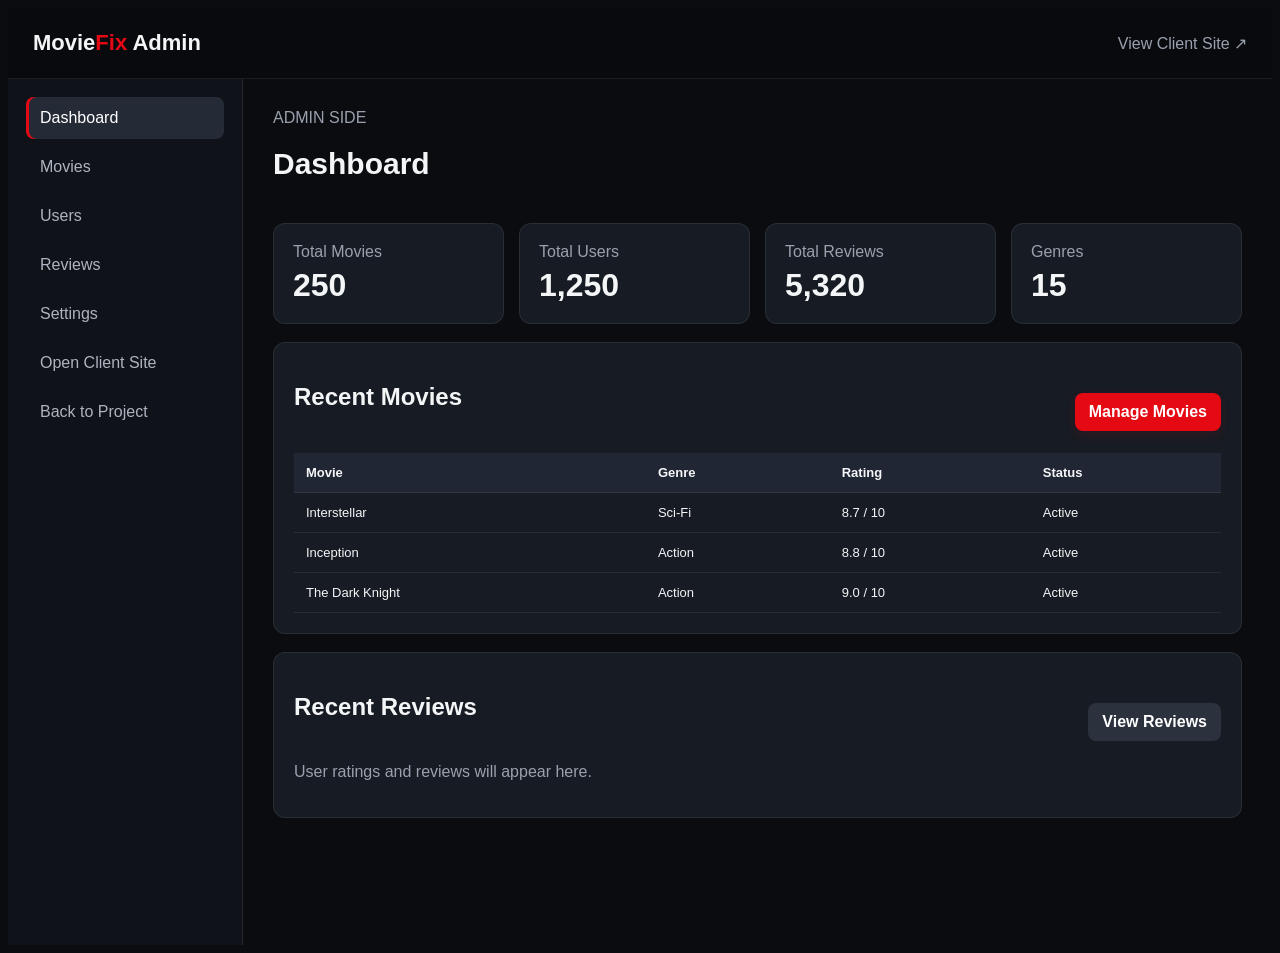
<file: Admin side/index.html>
<!doctype html>
<html lang="en">

<head>
    <meta charset="UTF-8">
    <meta name="viewport" content="width=device-width, initial-scale=1.0">
    <title>Dashboard | MovieFix Admin</title>
    <link rel="stylesheet" href="admin.css">
</head>

<body>

    <header class="top">
        <a href="index.html" class="brand">
            Movie<span>Fix</span> Admin
        </a>

        <a href="../Client%20Side%20Web%20pages/index.html" class="muted">
            View Client Site ↗
        </a>
    </header>

    <div class="layout">

        <aside class="side">
            <a href="index.html" class="active">Dashboard</a>
            <a href="manage-movies.html">Movies</a>
            <a href="users.html">Users</a>
            <a href="reviews.html">Reviews</a>
            <a href="settings.html">Settings</a>

            <a href="../Client%20Side%20Web%20pages/index.html">
                Open Client Site
            </a>

            <a href="../index.html">
                Back to Project
            </a>
        </aside>

        <main class="main">

            <div class="head">
                <div>
                    <div class="muted">ADMIN SIDE</div>
                    <h1>Dashboard</h1>
                </div>
            </div>

            <div class="stats">

                <div class="stat">
                    <div class="muted">Total Movies</div>
                    <b>250</b>
                </div>

                <div class="stat">
                    <div class="muted">Total Users</div>
                    <b>1,250</b>
                </div>

                <div class="stat">
                    <div class="muted">Total Reviews</div>
                    <b>5,320</b>
                </div>

                <div class="stat">
                    <div class="muted">Genres</div>
                    <b>15</b>
                </div>

            </div>

            <div class="panel">

                <div class="head">
                    <h2>Recent Movies</h2>

                    <a href="manage-movies.html" class="btn red">
                        Manage Movies
                    </a>
                </div>

                <div class="table-wrap">

                    <table class="table">

                        <thead>
                            <tr>
                                <th>Movie</th>
                                <th>Genre</th>
                                <th>Rating</th>
                                <th>Status</th>
                            </tr>
                        </thead>

                        <tbody>
                            <tr>
                                <td>Interstellar</td>
                                <td>Sci-Fi</td>
                                <td>8.7 / 10</td>
                                <td>Active</td>
                            </tr>

                            <tr>
                                <td>Inception</td>
                                <td>Action</td>
                                <td>8.8 / 10</td>
                                <td>Active</td>
                            </tr>

                            <tr>
                                <td>The Dark Knight</td>
                                <td>Action</td>
                                <td>9.0 / 10</td>
                                <td>Active</td>
                            </tr>
                        </tbody>

                    </table>

                </div>

            </div>

            <div class="panel">

                <div class="head">
                    <h2>Recent Reviews</h2>

                    <a href="reviews.html" class="btn dark">
                        View Reviews
                    </a>
                </div>

                <p class="muted">
                    User ratings and reviews will appear here.
                </p>

            </div>

        </main>

    </div>


</body>

</html>
</file>
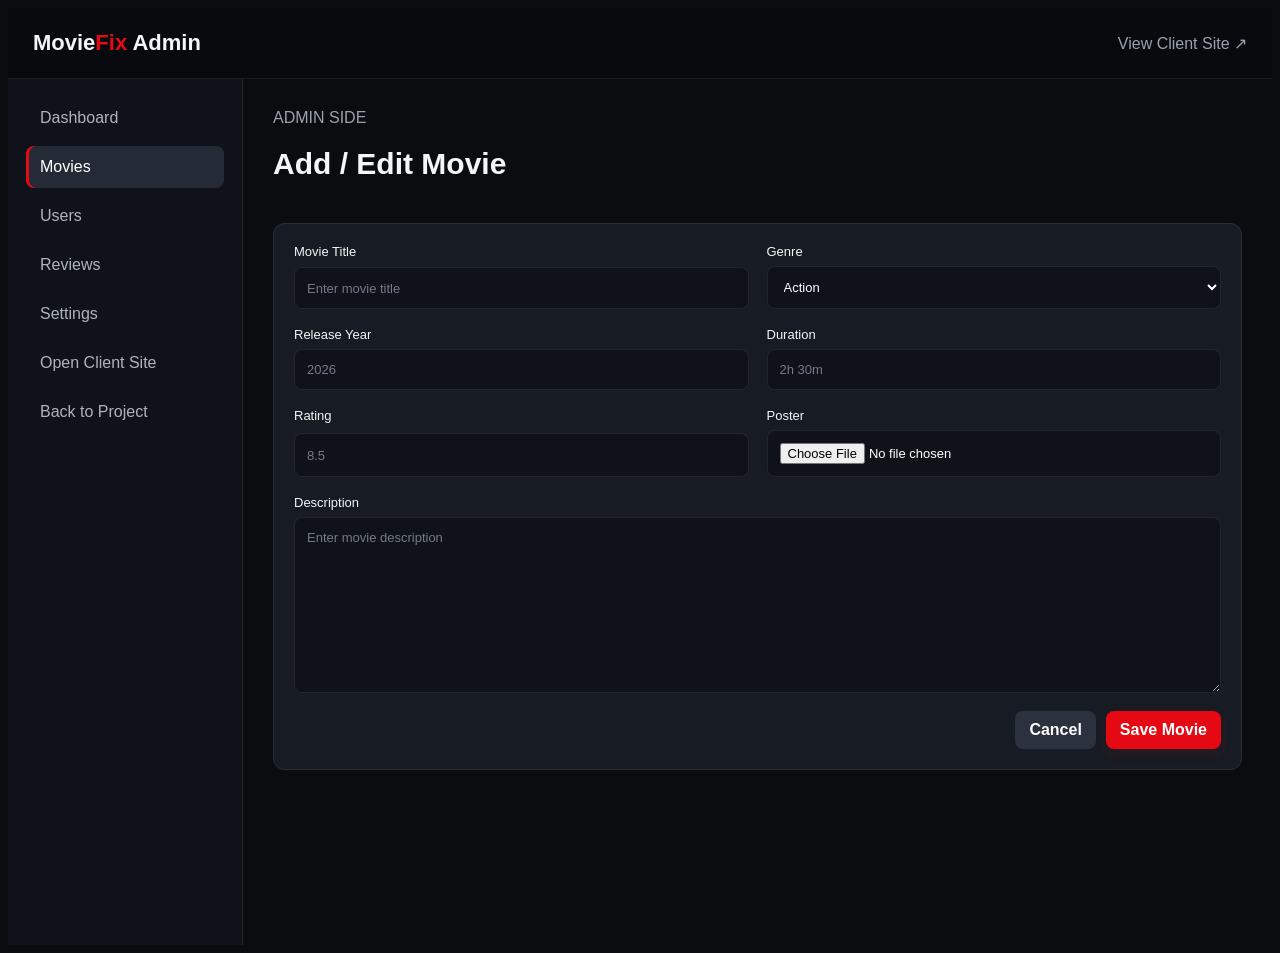
<file: Admin side/add-movie.html>
<!doctype html>
<html lang="en">

<head>
    <meta charset="UTF-8">
    <meta name="viewport" content="width=device-width, initial-scale=1.0">
    <title>Add Movie | MovieFix Admin</title>
    <link rel="stylesheet" href="admin.css">
</head>

<body>

    <header class="top">
        <a href="index.html" class="brand">
            Movie<span>Fix</span> Admin
        </a>

        <a href="../Client%20Side%20Web%20pages/index.html" class="muted">
            View Client Site ↗
        </a>
    </header>

    <div class="layout">

        <aside class="side">
            <a href="index.html">Dashboard</a>
            <a href="manage-movies.html" class="active">Movies</a>
            <a href="users.html">Users</a>
            <a href="reviews.html">Reviews</a>
            <a href="settings.html">Settings</a>

            <a href="../Client%20Side%20Web%20pages/index.html">
                Open Client Site
            </a>

            <a href="../index.html">
                Back to Project
            </a>
        </aside>

        <main class="main">

            <div class="head">
                <div>
                    <div class="muted">ADMIN SIDE</div>
                    <h1>Add / Edit Movie</h1>
                </div>
            </div>

            <div class="panel">

                <form class="form"
                    onsubmit="event.preventDefault(); toast('Movie saved successfully')">

                    <label>
                        Movie Title
                        <input
                            type="text"
                            required
                            placeholder="Enter movie title">
                    </label>

                    <label>
                        Genre
                        <select>
                            <option>Action</option>
                            <option>Adventure</option>
                            <option>Comedy</option>
                            <option>Drama</option>
                            <option>Horror</option>
                            <option>Sci-Fi</option>
                        </select>
                    </label>

                    <label>
                        Release Year
                        <input
                            type="number"
                            placeholder="2026">
                    </label>

                    <label>
                        Duration
                        <input
                            type="text"
                            placeholder="2h 30m">
                    </label>

                    <label>
                        Rating
                        <input
                            type="number"
                            min="0"
                            max="10"
                            step="0.1"
                            placeholder="8.5">
                    </label>

                    <label>
                        Poster
                        <input
                            type="file"
                            accept="image/*">
                    </label>

                    <label class="wide">
                        Description
                        <textarea
                            placeholder="Enter movie description"></textarea>
                    </label>

                    <div class="actions wide">
                        <button
                            type="button"
                            class="btn dark"
                            onclick="history.back()">
                            Cancel
                        </button>

                        <button
                            type="submit"
                            class="btn red">
                            Save Movie
                        </button>
                    </div>

                </form>

            </div>

        </main>

    </div>

</body>

</html>
</file>
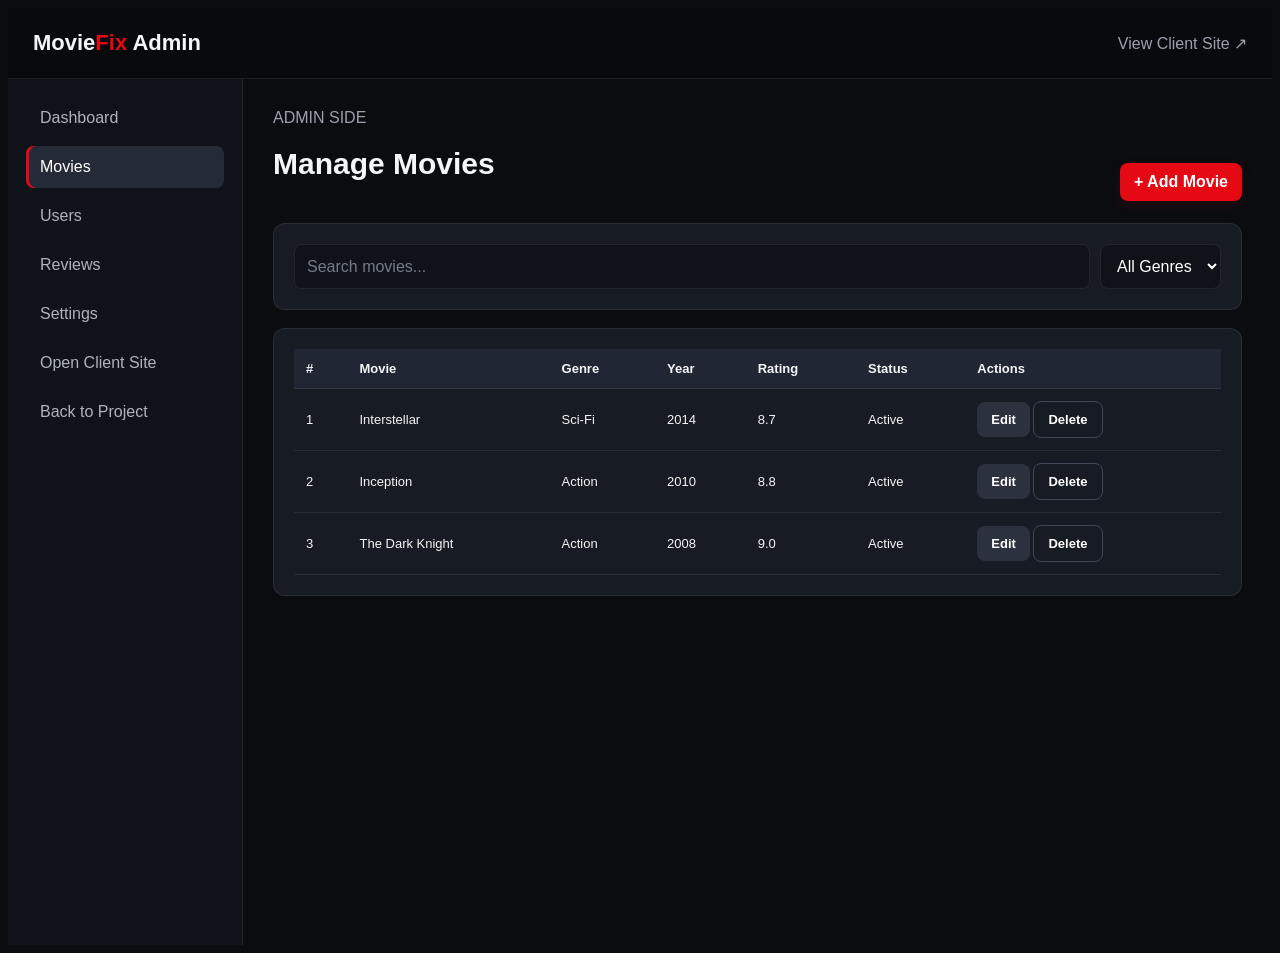
<file: Admin side/manage-movies.html>
<!doctype html>
<html lang="en">

<head>
    <meta charset="UTF-8">
    <meta name="viewport" content="width=device-width, initial-scale=1.0">
    <title>Manage Movies | MovieFix Admin</title>
    <link rel="stylesheet" href="admin.css">
</head>

<body>

    <header class="top">
        <a href="index.html" class="brand">
            Movie<span>Fix</span> Admin
        </a>

        <a href="../Client%20Side%20Web%20pages/index.html" class="muted">
            View Client Site ↗
        </a>
    </header>

    <div class="layout">

        <aside class="side">
            <a href="index.html">Dashboard</a>
            <a href="manage-movies.html" class="active">Movies</a>
            <a href="users.html">Users</a>
            <a href="reviews.html">Reviews</a>
            <a href="settings.html">Settings</a>

            <a href="../Client%20Side%20Web%20pages/index.html">
                Open Client Site
            </a>

            <a href="../index.html">
                Back to Project
            </a>
        </aside>

        <main class="main">

            <div class="head">
                <div>
                    <div class="muted">ADMIN SIDE</div>
                    <h1>Manage Movies</h1>
                </div>

                <a class="btn red" href="add-movie.html">
                    + Add Movie
                </a>
            </div>

            <div class="panel">

                <div class="filters">
                    <input
                        id="adminSearch"
                        type="text"
                        placeholder="Search movies..."
                    >

                    <select>
                        <option>All Genres</option>
                        <option>Action</option>
                        <option>Drama</option>
                        <option>Sci-Fi</option>
                    </select>
                </div>

            </div>

            <div class="panel table-wrap">

                <table class="table">

                    <thead>
                        <tr>
                            <th>#</th>
                            <th>Movie</th>
                            <th>Genre</th>
                            <th>Year</th>
                            <th>Rating</th>
                            <th>Status</th>
                            <th>Actions</th>
                        </tr>
                    </thead>

                    <tbody>

                        <tr>
                            <td>1</td>
                            <td>Interstellar</td>
                            <td>Sci-Fi</td>
                            <td>2014</td>
                            <td>8.7</td>
                            <td>Active</td>
                            <td>
                                <button class="btn dark">Edit</button>
                                <button class="btn outline">Delete</button>
                            </td>
                        </tr>

                        <tr>
                            <td>2</td>
                            <td>Inception</td>
                            <td>Action</td>
                            <td>2010</td>
                            <td>8.8</td>
                            <td>Active</td>
                            <td>
                                <button class="btn dark">Edit</button>
                                <button class="btn outline">Delete</button>
                            </td>
                        </tr>

                        <tr>
                            <td>3</td>
                            <td>The Dark Knight</td>
                            <td>Action</td>
                            <td>2008</td>
                            <td>9.0</td>
                            <td>Active</td>
                            <td>
                                <button class="btn dark">Edit</button>
                                <button class="btn outline">Delete</button>
                            </td>
                        </tr>

                    </tbody>

                </table>

            </div>

        </main>

    </div>

</body>

</html>
</file>
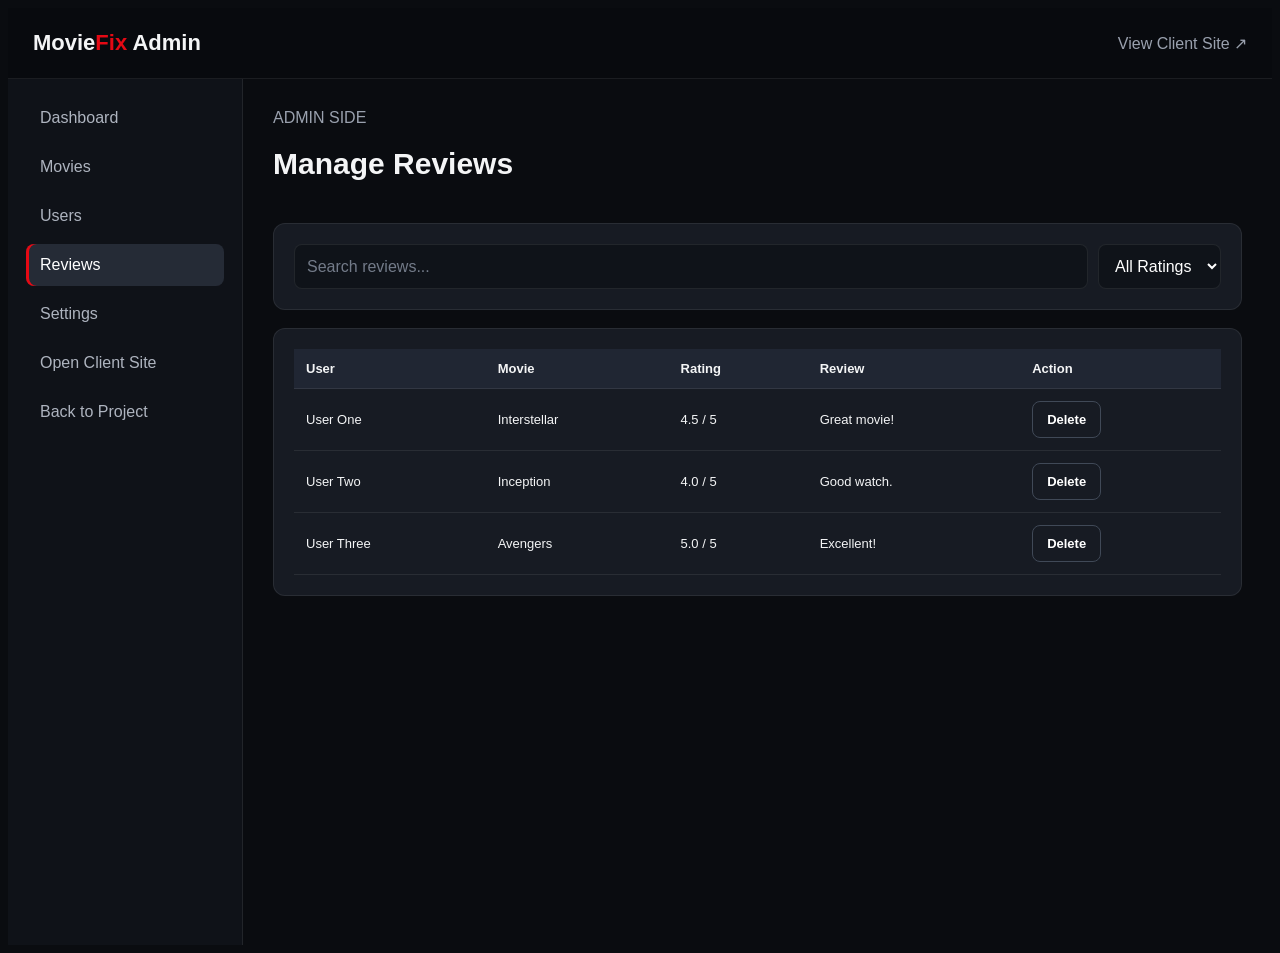
<file: Admin side/reviews.html>
<!doctype html>
<html lang="en">

<head>
    <meta charset="UTF-8">
    <meta name="viewport" content="width=device-width, initial-scale=1.0">
    <title>Manage Reviews | MovieFix Admin</title>
    <link rel="stylesheet" href="admin.css">
</head>

<body>

    <header class="top">
        <a href="index.html" class="brand">
            Movie<span>Fix</span> Admin
        </a>

        <a href="../Client%20Side%20Web%20pages/index.html" class="muted">
            View Client Site ↗
        </a>
    </header>

    <div class="layout">

        <aside class="side">
            <a href="index.html">Dashboard</a>
            <a href="manage-movies.html">Movies</a>
            <a href="users.html">Users</a>
            <a href="reviews.html" class="active">Reviews</a>
            <a href="settings.html">Settings</a>

            <a href="../Client%20Side%20Web%20pages/index.html">
                Open Client Site
            </a>

            <a href="../index.html">
                Back to Project
            </a>
        </aside>

        <main class="main">

            <div class="head">
                <div>
                    <div class="muted">ADMIN SIDE</div>
                    <h1>Manage Reviews</h1>
                </div>
            </div>

            <div class="panel">

                <div class="filters">

                    <input
                        id="adminSearch"
                        type="text"
                        placeholder="Search reviews..."
                    >

                    <select>
                        <option>All Ratings</option>
                        <option>5 / 5</option>
                        <option>4 / 5</option>
                        <option>3 / 5</option>
                    </select>

                </div>

            </div>

            <div class="panel table-wrap">

                <table class="table">

                    <thead>
                        <tr>
                            <th>User</th>
                            <th>Movie</th>
                            <th>Rating</th>
                            <th>Review</th>
                            <th>Action</th>
                        </tr>
                    </thead>

                    <tbody>

                        <tr>
                            <td>User One</td>
                            <td>Interstellar</td>
                            <td>4.5 / 5</td>
                            <td>Great movie!</td>
                            <td>
                                <button class="btn outline">
                                    Delete
                                </button>
                            </td>
                        </tr>

                        <tr>
                            <td>User Two</td>
                            <td>Inception</td>
                            <td>4.0 / 5</td>
                            <td>Good watch.</td>
                            <td>
                                <button class="btn outline">
                                    Delete
                                </button>
                            </td>
                        </tr>

                        <tr>
                            <td>User Three</td>
                            <td>Avengers</td>
                            <td>5.0 / 5</td>
                            <td>Excellent!</td>
                            <td>
                                <button class="btn outline">
                                    Delete
                                </button>
                            </td>
                        </tr>

                    </tbody>

                </table>

            </div>

        </main>

    </div>

</body>

</html>
</file>
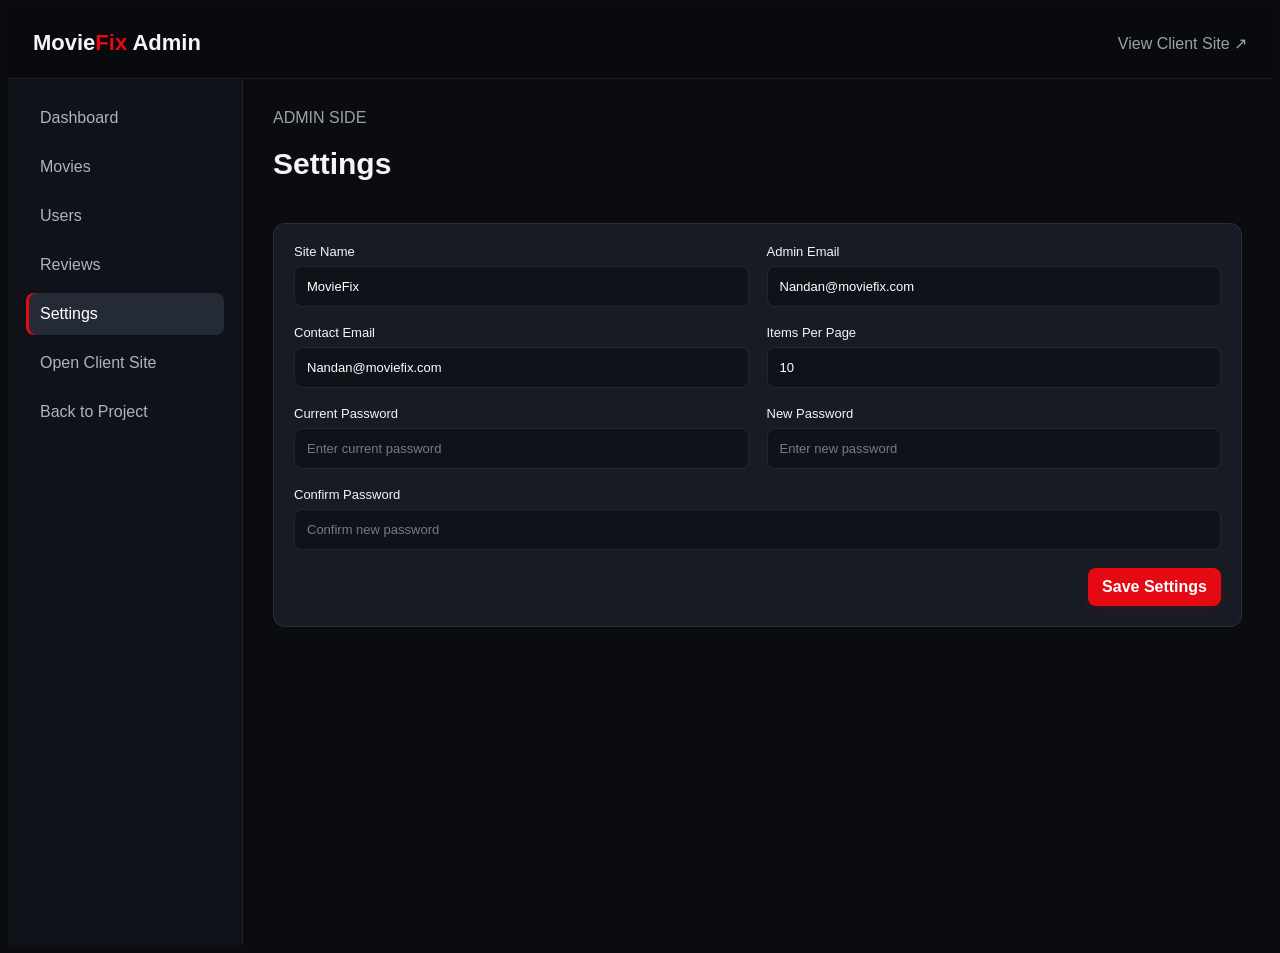
<file: Admin side/settings.html>
<!doctype html>
<html lang="en">

<head>
    <meta charset="UTF-8">
    <meta name="viewport" content="width=device-width, initial-scale=1.0">
    <title>Settings | MovieFix Admin</title>
    <link rel="stylesheet" href="admin.css">
</head>

<body>

    <header class="top">
        <a href="index.html" class="brand">
            Movie<span>Fix</span> Admin
        </a>

        <a href="../Client%20Side%20Web%20pages/index.html" class="muted">
            View Client Site ↗
        </a>
    </header>

    <div class="layout">

        <aside class="side">
            <a href="index.html">Dashboard</a>
            <a href="manage-movies.html">Movies</a>
            <a href="users.html">Users</a>
            <a href="reviews.html">Reviews</a>
            <a href="settings.html" class="active">Settings</a>

            <a href="../Client%20Side%20Web%20pages/index.html">
                Open Client Site
            </a>

            <a href="../index.html">
                Back to Project
            </a>
        </aside>

        <main class="main">

            <div class="head">
                <div>
                    <div class="muted">ADMIN SIDE</div>
                    <h1>Settings</h1>
                </div>
            </div>

            <div class="panel">

                <form
                    class="form"
                    onsubmit="event.preventDefault(); toast('Settings saved')">

                    <label>
                        Site Name
                        <input
                            type="text"
                            value="MovieFix">
                    </label>

                    <label>
                        Admin Email
                        <input
                            type="email"
                            value="Nandan@moviefix.com">
                    </label>

                    <label>
                        Contact Email
                        <input
                            type="email"
                            value="Nandan@moviefix.com">
                    </label>

                    <label>
                        Items Per Page
                        <input
                            type="number"
                            value="10">
                    </label>

                    <label>
                        Current Password
                        <input
                            type="password"
                            placeholder="Enter current password">
                    </label>

                    <label>
                        New Password
                        <input
                            type="password"
                            placeholder="Enter new password">
                    </label>

                    <label class="wide">
                        Confirm Password
                        <input
                            type="password"
                            placeholder="Confirm new password">
                    </label>

                    <div class="actions wide">
                        <button
                            type="submit"
                            class="btn red">
                            Save Settings
                        </button>
                    </div>

                </form>

            </div>

        </main>

    </div>

</body>

</html>
</file>
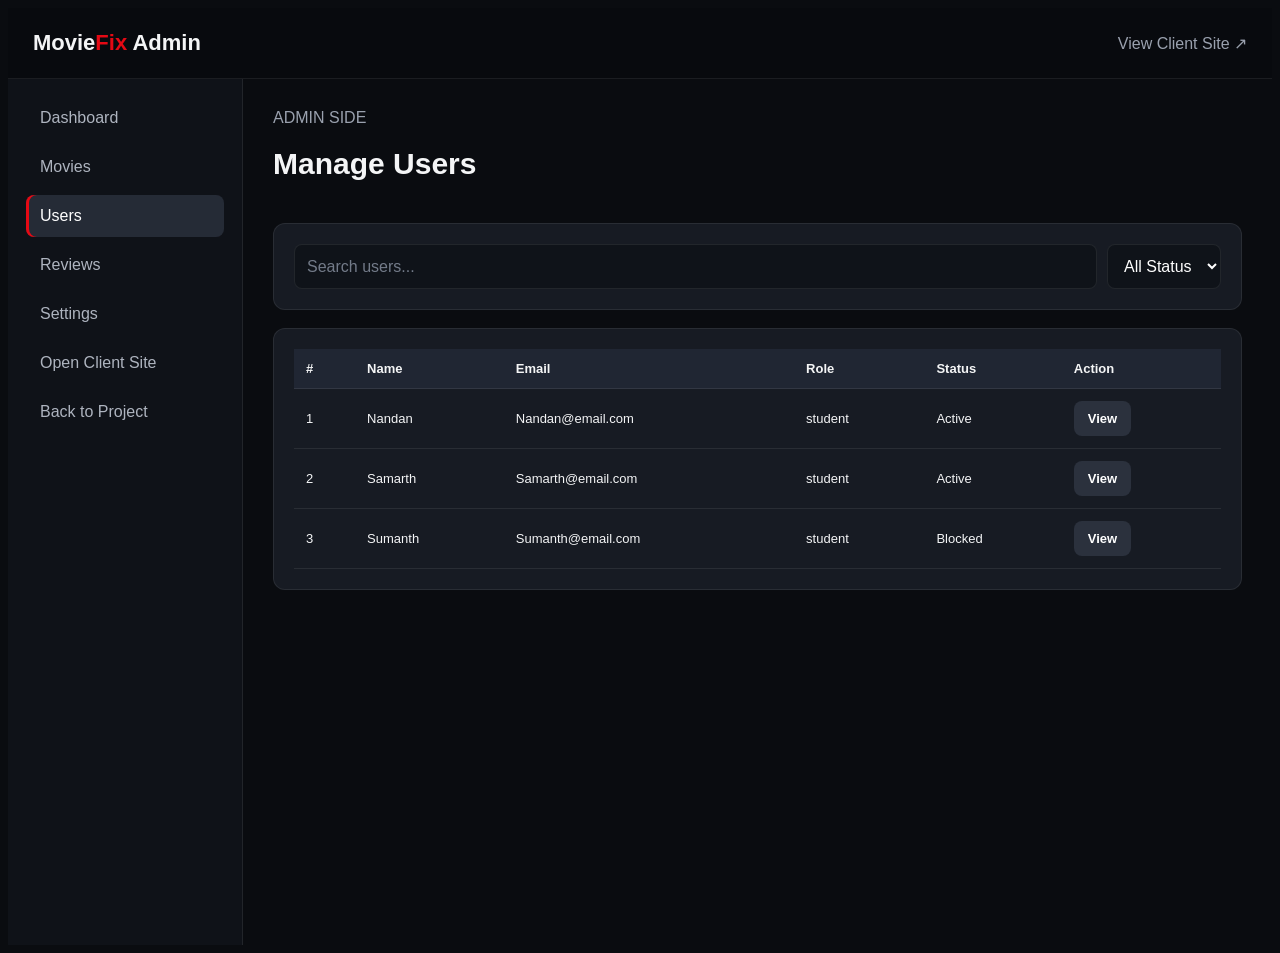
<file: Admin side/users.html>
<!doctype html>
<html lang="en">

<head>
    <meta charset="UTF-8">
    <meta name="viewport" content="width=device-width, initial-scale=1.0">
    <title>Manage Users | MovieFix Admin</title>
    <link rel="stylesheet" href="admin.css">
</head>

<body>

    <header class="top">
        <a href="index.html" class="brand">
            Movie<span>Fix</span> Admin
        </a>

        <a href="../Client%20Side%20Web%20pages/index.html" class="muted">
            View Client Site ↗
        </a>
    </header>

    <div class="layout">

        <aside class="side">

            <a href="index.html">
                Dashboard
            </a>

            <a href="manage-movies.html">
                Movies
            </a>

            <a href="users.html" class="active">
                Users
            </a>

            <a href="reviews.html">
                Reviews
            </a>

            <a href="settings.html">
                Settings
            </a>

            <a href="../Client%20Side%20Web%20pages/index.html">
                Open Client Site
            </a>

            <a href="../index.html">
                Back to Project
            </a>

        </aside>

        <main class="main">

            <div class="head">
                <div>
                    <div class="muted">ADMIN SIDE</div>
                    <h1>Manage Users</h1>
                </div>
            </div>

            <div class="panel">

                <div class="filters">

                    <input
                        id="adminSearch"
                        type="text"
                        placeholder="Search users..."
                    >

                    <select>
                        <option>All Status</option>
                        <option>Active</option>
                        <option>Blocked</option>
                    </select>

                </div>

            </div>

            <div class="panel table-wrap">

                <table class="table">

                    <thead>
                        <tr>
                            <th>#</th>
                            <th>Name</th>
                            <th>Email</th>
                            <th>Role</th>
                            <th>Status</th>
                            <th>Action</th>
                        </tr>
                    </thead>

                    <tbody>

                        <tr>
                            <td>1</td>
                            <td>Nandan</td>
                            <td>Nandan@email.com</td>
                            <td>student</td>
                            <td>Active</td>
                            <td>
                                <button class="btn dark">
                                    View
                                </button>
                            </td>
                        </tr>

                        <tr>
                            <td>2</td>
                            <td>Samarth</td>
                            <td>Samarth@email.com</td>
                            <td>student</td>
                            <td>Active</td>
                            <td>
                                <button class="btn dark">
                                    View
                                </button>
                            </td>
                        </tr>

                        <tr>
                            <td>3</td>
                            <td>Sumanth</td>
                            <td>Sumanth@email.com</td>
                            <td>student</td>
                            <td>Blocked</td>
                            <td>
                                <button class="btn dark">
                                    View
                                </button>
                            </td>
                        </tr>

                    </tbody>

                </table>

            </div>

        </main>

    </div>

</body>

</html>
</file>
<file: Admin side/admin.css>
GLOBAL RESET

* {
    box-sizing: border-box;
    margin: 0;
    padding: 0;
}

:root {
    --bg: #0a0c10;
    --side: #0f1218;
    --card: #171b23;
    --text: #f4f5f6;
    --muted: #9aa1ae;
    --red: #e50914;
    --line: rgba(255, 255, 255, 0.08);
}

/*  BODY & BASIC ELEMENTS */

body {
    font-family: Arial, Helvetica, sans-serif;
    background: var(--bg);
    color: var(--text);
}

a {
    text-decoration: none;
    color: inherit;
}

button,
input,
select,
textarea {
    font: inherit;
}

button {
    cursor: pointer;
}

/* TOP HEADER */

.top {
    height: 70px;
    background: #080a0e;
    border-bottom: 1px solid var(--line);

    display: flex;
    align-items: center;
    justify-content: space-between;

    padding: 0 25px;

    position: sticky;
    top: 0;
    z-index: 20;
}

.brand {
    font-size: 22px;
    font-weight: 800;
    transition: transform 0.2s ease, opacity 0.2s ease;
}

.brand span {
    color: var(--red);
}

.brand:hover {
    transform: translateY(-1px);
    opacity: 0.9;
}

.top > .muted {
    transition: color 0.2s ease, transform 0.2s ease;
}

.top > .muted:hover {
    color: #ffffff;
    transform: translateY(-1px);
}

/* MAIN LAYOUT */

.layout {
    display: grid;
    grid-template-columns: 235px 1fr;
    min-height: calc(100vh - 70px);
}

/* SIDEBAR*/

.side {
    background: var(--side);
    border-right: 1px solid var(--line);
    padding: 18px;
    position: sticky;
    top: 70px;
    height: calc(100vh - 70px);
}

.side a {
    display: block;
    color: #aeb4bf;
    padding: 12px 14px;
    border-radius: 8px;
    margin-bottom: 7px;

    transition:
        background 0.2s ease,
        color 0.2s ease,
        transform 0.2s ease,
        padding-left 0.2s ease,
        box-shadow 0.2s ease;
}

.side a:hover {
    background: #252b36;
    color: #ffffff;
    transform: translateX(3px);
    padding-left: 17px;
    box-shadow: 0 4px 12px rgba(0, 0, 0, 0.18);
}

.side a.active {
    background: #252b36;
    color: #ffffff;
    box-shadow: inset 3px 0 0 var(--red);
}

.side a.active:hover {
    transform: translateX(3px);
}

/* MAIN CONTENT */

.main {
    padding: 30px;
}

.muted {
    color: var(--muted);
}

.head {
    display: flex;
    align-items: end;
    justify-content: space-between;
    gap: 15px;
    margin-bottom: 22px;
}

.head h1 {
    font-size: 30px;
}

/*STATISTICS CARDS*/

.stats {
    display: grid;
    grid-template-columns: repeat(4, 1fr);
    gap: 15px;
}

.stat {
    background: var(--card);
    border: 1px solid var(--line);
    border-radius: 12px;
    padding: 19px;

    transition:
        transform 0.2s ease,
        border-color 0.2s ease,
        box-shadow 0.2s ease;
}

.stat:hover {
    transform: translateY(-4px);
    border-color: rgba(229, 9, 20, 0.45);
    box-shadow: 0 10px 25px rgba(0, 0, 0, 0.28);
}

.stat b {
    display: block;
    font-size: 32px;
    margin-top: 6px;
}

/* PANELS */

.panel {
    background: var(--card);
    border: 1px solid var(--line);
    border-radius: 12px;
    padding: 20px;
    margin-top: 18px;

    transition: border-color 0.2s ease, box-shadow 0.2s ease;
}

.panel:hover {
    border-color: rgba(255, 255, 255, 0.14);
    box-shadow: 0 8px 25px rgba(0, 0, 0, 0.16);
}

/* TABLE */

.table-wrap {
    overflow: auto;
}

.table {
    width: 100%;
    border-collapse: collapse;
    min-width: 760px;
}

.table th,
.table td {
    padding: 12px;
    border-bottom: 1px solid var(--line);
    text-align: left;
    font-size: 13px;
}

.table th {
    background: #202633;
}

.table tbody tr {
    transition: background 0.2s ease;
}

.table tbody tr:hover {
    background: rgba(255, 255, 255, 0.035);
}

/*BUTTONS */

.btn {
    border: 0;
    border-radius: 8px;
    padding: 10px 14px;
    font-weight: 700;

    transition:
        transform 0.18s ease,
        box-shadow 0.18s ease,
        background 0.18s ease,
        border-color 0.18s ease;
}

.btn:hover {
    transform: translateY(-2px);
}

.btn:active {
    transform: translateY(0);
}

.red {
    background: var(--red);
    color: #ffffff;
    box-shadow: 0 4px 12px rgba(229, 9, 20, 0.12);
}

.red:hover {
    background: #ff1b26;
    box-shadow: 0 8px 20px rgba(229, 9, 20, 0.28);
}

.dark {
    background: #2b313d;
    color: #ffffff;
}

.dark:hover {
    background: #383f4d;
    box-shadow: 0 7px 16px rgba(0, 0, 0, 0.25);
}

.outline {
    background: transparent;
    color: #ffffff;
    border: 1px solid #404957;
}

.outline:hover {
    background: #252b36;
    border-color: #687386;
    box-shadow: 0 7px 16px rgba(0, 0, 0, 0.2);
}

.btn:focus-visible,
.side a:focus-visible,
.top a:focus-visible {
    outline: 2px solid var(--red);
    outline-offset: 3px;
}

/*FILTERS*/

.filters {
    display: flex;
    gap: 10px;
    flex-wrap: wrap;
}

.filters input,
.filters select,
.form input,
.form select,
.form textarea {
    background: #0f1319;
    border: 1px solid var(--line);
    color: #ffffff;
    border-radius: 8px;
    padding: 12px;
    outline: none;

    transition:
        border-color 0.2s ease,
        box-shadow 0.2s ease,
        background 0.2s ease;
}

.filters input:hover,
.filters select:hover,
.form input:hover,
.form select:hover,
.form textarea:hover {
    border-color: #465064;
}

.filters input:focus,
.filters select:focus,
.form input:focus,
.form select:focus,
.form textarea:focus {
    border-color: var(--red);
    background: #11161e;
    box-shadow: 0 0 0 3px rgba(229, 9, 20, 0.12);
}

.filters input::placeholder,
.form input::placeholder,
.form textarea::placeholder {
    color: #737b89;
}

.filters input {
    flex: 1;
    min-width: 220px;
}

/*FORM*/

.form {
    display: grid;
    grid-template-columns: 1fr 1fr;
    gap: 18px;
}

.form label {
    display: grid;
    gap: 7px;
    font-size: 13px;
}

.form .wide {
    grid-column: 1 / -1;
}

.form textarea {
    min-height: 150px;
    resize: vertical;
}

.actions {
    display: flex;
    justify-content: flex-end;
    gap: 10px;
}

/* RESPONSIVE DESIGN-TABLET*/

@media (max-width: 900px) {
    .layout {
        grid-template-columns: 1fr;
    }

    .side {
        position: static;
        height: auto;
        display: flex;
        gap: 8px;
        overflow: auto;
    }

    .side a {
        white-space: nowrap;
    }

    .stats {
        grid-template-columns: repeat(2, 1fr);
    }

    .form {
        grid-template-columns: 1fr;
    }

    .form .wide {
        grid-column: auto;
    }

    .main {
        padding: 20px;
    }
}

/*RESPONSIVE DESIGN - MOBILE*/
 

@media (max-width: 520px) {
    .stats {
        grid-template-columns: 1fr;
    }

    .head {
        align-items: flex-start;
        flex-direction: column;
    }

    .top {
        padding: 0 16px;
    }

    .brand {
        font-size: 19px;
    }
}
</file>
